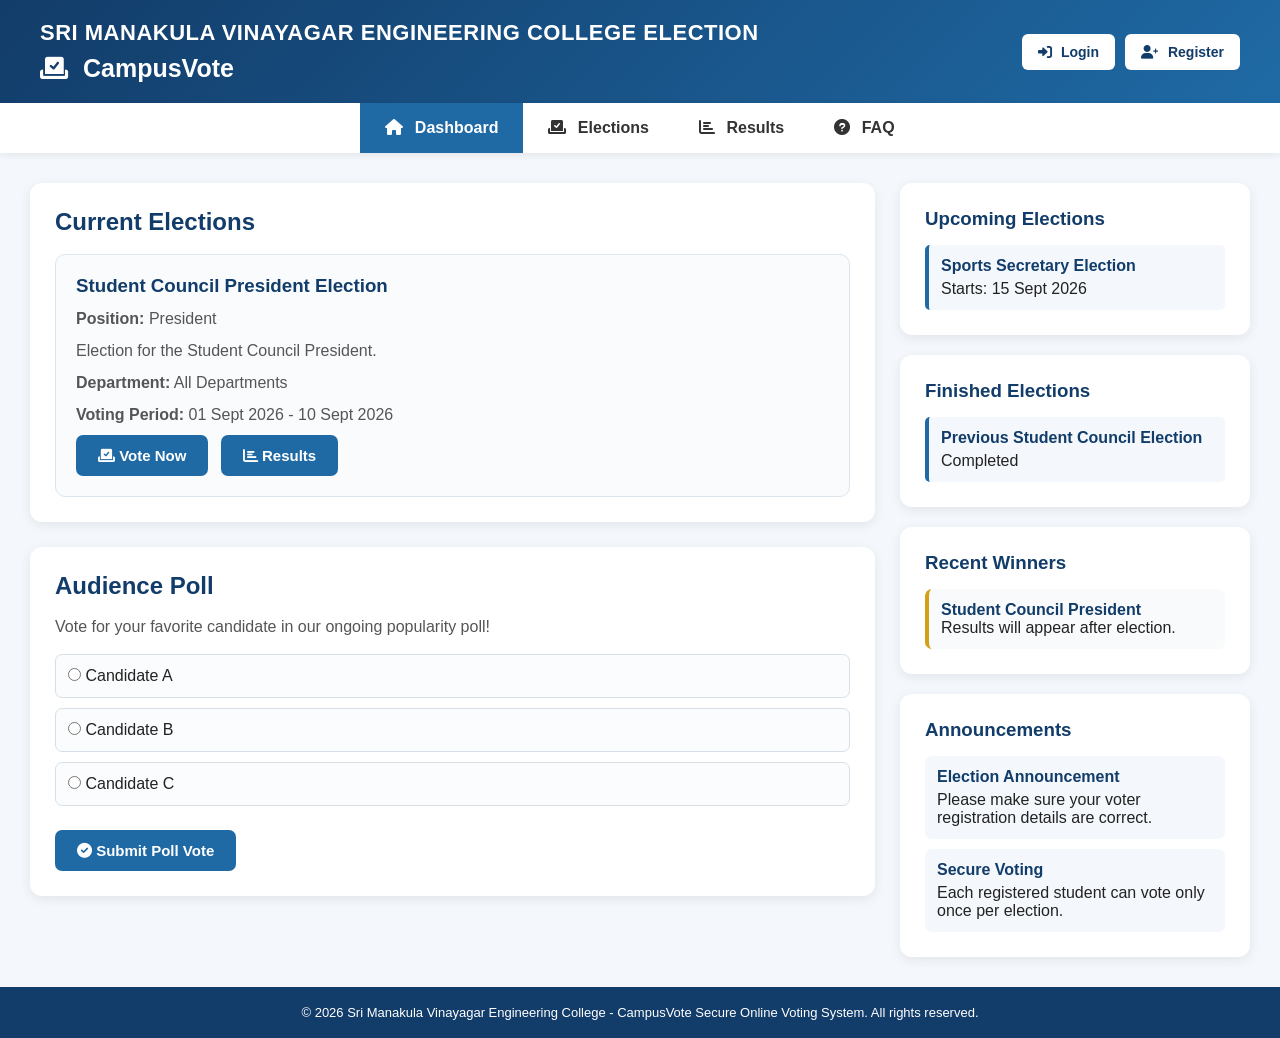
<file: vote.html>
<!DOCTYPE html>
<html lang="en">
<head>
    <meta charset="UTF-8">
    <meta name="viewport" content="width=device-width, initial-scale=1.0">

    <title>CampusVote - SMVEC Election System</title>

    <!-- Font Awesome -->
    <link
        rel="stylesheet"
        href="https://cdnjs.cloudflare.com/ajax/libs/font-awesome/6.0.0-beta3/css/all.min.css"
    >

    <!-- CSS -->
    <link rel="stylesheet" href="styles.css">
</head>

<body>

<div class="container">

    <!-- ================= HEADER ================= -->
    <header>

        <div class="college-banner">

            <h1>
                SRI MANAKULA VINAYAGAR ENGINEERING COLLEGE ELECTION
            </h1>

            <h2>
                <i class="fas fa-vote-yea"></i>
                CampusVote
            </h2>

        </div>

        <div class="user-controls">

            <div class="user-info" id="userInfo" style="display: none;">
                <i class="fas fa-user-circle"></i>
                <span id="userName"></span>
            </div>

            <button id="loginBtn">
                <i class="fas fa-sign-in-alt"></i>
                Login
            </button>

            <button id="registerBtn">
                <i class="fas fa-user-plus"></i>
                Register
            </button>

            <button id="logoutBtn" style="display: none;">
                <i class="fas fa-sign-out-alt"></i>
                Logout
            </button>

        </div>

    </header>


    <!-- ================= NAVIGATION ================= -->
    <nav>

        <ul>

            <li class="active">
                <a href="#" class="nav-dashboard">
                    <i class="fas fa-home"></i>
                    Dashboard
                </a>
            </li>

            <li>
                <a href="#" class="nav-elections">
                    <i class="fas fa-vote-yea"></i>
                    Elections
                </a>
            </li>

            <li>
                <a href="#" class="nav-results">
                    <i class="fas fa-chart-bar"></i>
                    Results
                </a>
            </li>

            <li>
                <a href="#" class="nav-admin" style="display: none;">
                    <i class="fas fa-user-shield"></i>
                    Admin
                </a>
            </li>

            <li>
                <a href="#" class="nav-faq">
                    <i class="fas fa-question-circle"></i>
                    FAQ
                </a>
            </li>

        </ul>

    </nav>


    <!-- ================= MAIN ================= -->
    <main>

        <div class="dashboard-container">

            <!-- ================= MAIN CONTENT ================= -->
            <div class="main-content">

                <!-- CURRENT ELECTIONS -->
                <div class="elections-container">

                    <h2>Current Elections</h2>

                    <div
                        class="election-list"
                        id="electionList"
                    >
                        <!-- Elections loaded dynamically -->
                    </div>

                </div>


                <!-- AUDIENCE POLL -->
                <div class="poll-container">

                    <h2>Audience Poll</h2>

                    <p>
                        Vote for your favorite candidate in our ongoing
                        popularity poll!
                    </p>

                    <div
                        class="poll-options"
                        id="pollOptions"
                    >
                        <!-- Poll options loaded dynamically -->
                    </div>

                    <button
                        class="submit-vote-btn"
                        id="submitPollVoteBtn"
                        style="margin-top: 1.5rem;"
                    >
                        <i class="fas fa-check-circle"></i>
                        Submit Poll Vote
                    </button>

                </div>


                <!-- ================= ADMIN PANEL ================= -->
                <div
                    class="admin-panel"
                    id="adminPanel"
                    style="display: none;"
                >

                    <h2>Admin Dashboard</h2>

                    <div class="admin-actions">

                        <button
                            class="admin-btn"
                            id="createElectionBtn"
                        >
                            <i class="fas fa-plus-circle"></i>
                            Create Election
                        </button>

                        <button
                            class="admin-btn"
                            id="manageCandidatesBtn"
                        >
                            <i class="fas fa-users"></i>
                            Manage Candidates
                        </button>

                        <button
                            class="admin-btn"
                            id="manageVotersBtn"
                        >
                            <i class="fas fa-user-check"></i>
                            Manage Voters
                        </button>

                        <button
                            class="admin-btn"
                            id="auditLogBtn"
                        >
                            <i class="fas fa-clipboard-list"></i>
                            Audit Log
                        </button>

                    </div>

                </div>

            </div>


            <!-- ================= SIDEBAR ================= -->
            <div class="sidebar">

                <!-- UPCOMING ELECTIONS -->
                <div class="election-status">

                    <h3>Upcoming Elections</h3>

                    <div
                        class="status-list"
                        id="upcomingElections"
                    >
                        <!-- Upcoming elections -->
                    </div>

                </div>


                <!-- FINISHED ELECTIONS -->
                <div class="election-status">

                    <h3>Finished Elections</h3>

                    <div
                        class="status-list"
                        id="finishedElections"
                    >
                        <!-- Finished elections -->
                    </div>

                </div>


                <!-- WINNERS -->
                <div class="winners-container">

                    <h3>Recent Winners</h3>

                    <div
                        class="winners-list"
                        id="winnersList"
                    >
                        <!-- Winners -->
                    </div>

                </div>


                <!-- ANNOUNCEMENTS -->
                <div class="announcement-container">

                    <h3>Announcements</h3>

                    <div
                        class="announcement-list"
                        id="announcementList"
                    >
                        <!-- Announcements -->
                    </div>

                </div>

            </div>

        </div>

    </main>


    <!-- ================= FOOTER ================= -->
    <footer>

        <p>
            &copy; 2026 Sri Manakula Vinayagar Engineering College -
            CampusVote Secure Online Voting System.
            All rights reserved.
        </p>

    </footer>

</div>


<!-- ===================================================== -->
<!-- ================= VOTING MODAL ====================== -->
<!-- ===================================================== -->

<div
    id="votingModal"
    class="voting-modal"
>

    <div class="voting-modal-content">

        <span class="close">&times;</span>

        <h2>Cast Your Vote</h2>

        <p id="electionDescription"></p>

        <div
            class="candidate-list"
            id="candidateList"
        >
            <!-- Candidates loaded dynamically -->
        </div>

        <button
            class="submit-vote-btn"
            id="submitVoteBtn"
            disabled
        >
            <i class="fas fa-check-circle"></i>
            Submit Vote
        </button>

    </div>

</div>


<!-- ===================================================== -->
<!-- ================= RESULTS MODAL ===================== -->
<!-- ===================================================== -->

<div
    id="resultsModal"
    class="voting-modal"
>

    <div class="voting-modal-content results-modal-content">

        <span class="close">&times;</span>

        <div class="results-header">

            <h2
                class="results-title"
                id="resultsTitle"
            ></h2>

            <div class="results-stats">

                <span
                    class="stat-badge"
                    id="totalVotesStat"
                ></span>

                <span
                    class="stat-badge"
                    id="turnoutStat"
                ></span>

            </div>

        </div>

        <div
            class="results-container"
            id="resultsContainer"
        >
            <!-- Results loaded dynamically -->
        </div>

    </div>

</div>


<!-- ===================================================== -->
<!-- ================= LOGIN MODAL ======================= -->
<!-- ===================================================== -->

<div
    id="loginModal"
    class="voting-modal login-register-modal"
>

    <div class="voting-modal-content">

        <span class="close">&times;</span>

        <h2>Login</h2>

        <form id="loginForm">

            <div class="form-group">

                <label for="username">
                    Student ID or Email
                </label>

                <input
                    type="text"
                    id="username"
                    autocomplete="username"
                    required
                >

            </div>


            <div class="form-group">

                <label for="password">
                    Password
                </label>

                <input
                    type="password"
                    id="password"
                    autocomplete="current-password"
                    required
                >

            </div>


            <button
                type="submit"
                class="submit-vote-btn"
            >
                <i class="fas fa-sign-in-alt"></i>
                Login
            </button>

        </form>

    </div>

</div>


<!-- ===================================================== -->
<!-- ================= REGISTER MODAL ==================== -->
<!-- ===================================================== -->

<div
    id="registerModal"
    class="voting-modal login-register-modal"
>

    <div class="voting-modal-content">

        <span class="close">&times;</span>

        <h2>Register</h2>

        <form id="registerForm">

            <!-- FULL NAME -->
            <div class="form-group">

                <label for="regName">
                    Full Name
                </label>

                <input
                    type="text"
                    id="regName"
                    name="fullName"
                    placeholder="Enter your full name"
                    maxlength="100"
                    required
                >

            </div>


            <!-- STUDENT ID -->
            <div class="form-group">

                <label for="regStudentId">
                    Student ID
                </label>

                <input
                    type="text"
                    id="regStudentId"
                    name="studentId"
                    placeholder="Enter your Student ID"
                    maxlength="30"
                    required
                >

            </div>


            <!-- EMAIL -->
            <div class="form-group">

                <label for="regEmail">
                    Email
                </label>

                <input
                    type="email"
                    id="regEmail"
                    name="email"
                    placeholder="Enter your college email"
                    maxlength="255"
                    required
                >

            </div>


            <!-- MOBILE NUMBER -->
            <div class="form-group">

                <label for="regMobile">
                    Mobile Number
                </label>

                <input
                    type="tel"
                    id="regMobile"
                    name="mobile"
                    placeholder="Enter 10-digit mobile number"
                    inputmode="numeric"
                    maxlength="10"
                    pattern="[6-9][0-9]{9}"
                    required
                >

                <small>
                    Enter a valid 10-digit Indian mobile number.
                </small>

            </div>


            <!-- DEPARTMENT -->
            <div class="form-group">

                <label for="regDepartment">
                    Department
                </label>

                <select
                    id="regDepartment"
                    name="department"
                    required
                >

                    <option value="">
                        Select Department
                    </option>

                    <option value="CS">
                        Computer Science
                    </option>

                    <option value="IT">
                        Information Technology
                    </option>

                    <option value="AIDS">
                        Artificial Intelligence &amp; Data Science
                    </option>

                    <option value="ECE">
                        Electronics &amp; Communication
                    </option>

                    <option value="ME">
                        Mechanical Engineering
                    </option>

                    <option value="CE">
                        Civil Engineering
                    </option>

                    <option value="EE">
                        Electrical Engineering
                    </option>

                </select>

            </div>


            <!-- PASSWORD -->
            <div class="form-group">

                <label for="regPassword">
                    Password
                </label>

                <input
                    type="password"
                    id="regPassword"
                    name="password"
                    placeholder="Minimum 8 characters"
                    minlength="8"
                    autocomplete="new-password"
                    required
                >

            </div>


            <!-- CONFIRM PASSWORD -->
            <div class="form-group">

                <label for="regConfirmPassword">
                    Confirm Password
                </label>

                <input
                    type="password"
                    id="regConfirmPassword"
                    name="confirmPassword"
                    placeholder="Re-enter your password"
                    minlength="8"
                    autocomplete="new-password"
                    required
                >

            </div>


            <!-- SECURITY INFORMATION -->
            <div class="security-notice">

                <i class="fas fa-shield-alt"></i>

                <span>
                    Each Student ID, Email and Mobile Number
                    can be registered only once.
                </span>

            </div>


            <!-- REGISTER BUTTON -->
            <button
                type="submit"
                class="submit-vote-btn"
            >
                <i class="fas fa-user-plus"></i>
                Register
            </button>

        </form>

    </div>

</div>


<!-- ===================================================== -->
<!-- ================ CREATE ELECTION ==================== -->
<!-- ===================================================== -->

<div
    id="createElectionModal"
    class="voting-modal"
>

    <div class="voting-modal-content">

        <span class="close">&times;</span>

        <h2>Create New Election</h2>

        <form id="createElectionForm">

            <div class="form-group">

                <label for="electionTitle">
                    Election Title
                </label>

                <input
                    type="text"
                    id="electionTitle"
                    required
                >

            </div>


            <div class="form-group">

                <label for="electionDescriptionInput">
                    Description
                </label>

                <textarea
                    id="electionDescriptionInput"
                    rows="3"
                    required
                ></textarea>

            </div>


            <div class="form-group">

                <label for="electionPosition">
                    Position
                </label>

                <input
                    type="text"
                    id="electionPosition"
                    required
                >

            </div>


            <div class="form-group">

                <label for="electionDepartment">
                    Department
                    (Leave blank for all)
                </label>

                <select id="electionDepartment">

                    <option value="">
                        All Departments
                    </option>

                    <option value="CS">
                        Computer Science
                    </option>

                    <option value="IT">
                        Information Technology
                    </option>

                    <option value="AIDS">
                        Artificial Intelligence &amp; Data Science
                    </option>

                    <option value="ECE">
                        Electronics &amp; Communication
                    </option>

                    <option value="ME">
                        Mechanical Engineering
                    </option>

                    <option value="CE">
                        Civil Engineering
                    </option>

                    <option value="EE">
                        Electrical Engineering
                    </option>

                </select>

            </div>


            <div class="form-group">

                <label for="startDate">
                    Start Date &amp; Time
                </label>

                <input
                    type="datetime-local"
                    id="startDate"
                    required
                >

            </div>


            <div class="form-group">

                <label for="endDate">
                    End Date &amp; Time
                </label>

                <input
                    type="datetime-local"
                    id="endDate"
                    required
                >

            </div>


            <div class="form-actions">

                <button
                    type="button"
                    class="btn btn-secondary"
                    id="cancelElectionBtn"
                >
                    Cancel
                </button>

                <button
                    type="submit"
                    class="btn btn-primary"
                >
                    Create Election
                </button>

            </div>

        </form>

    </div>

</div>


<!-- ===================================================== -->
<!-- ================= NOTIFICATIONS ===================== -->
<!-- ===================================================== -->

<div
    id="notificationContainer"
    class="notification-container"
></div>


<!-- ===================================================== -->
<!-- ================= JAVASCRIPT ======================== -->
<!-- ===================================================== -->

<script>

    /*
     * Basic client-side registration validation.
     *
     * IMPORTANT:
     * This does NOT provide database-level security.
     * The backend/database must also enforce UNIQUE:
     *
     * student_id
     * email
     * mobile
     */

    const registerForm =
        document.getElementById("registerForm");

    if (registerForm) {

        registerForm.addEventListener("submit", function(event) {

            event.preventDefault();

            const name =
                document.getElementById("regName").value.trim();

            const studentId =
                document.getElementById("regStudentId").value.trim();

            const email =
                document.getElementById("regEmail").value
                .trim()
                .toLowerCase();

            const mobile =
                document.getElementById("regMobile").value.trim();

            const department =
                document.getElementById("regDepartment").value;

            const password =
                document.getElementById("regPassword").value;

            const confirmPassword =
                document.getElementById("regConfirmPassword").value;


            /* Mobile validation */

            const mobilePattern =
                /^[6-9][0-9]{9}$/;

            if (!mobilePattern.test(mobile)) {

                alert(
                    "Please enter a valid 10-digit mobile number."
                );

                return;
            }


            /* Password validation */

            if (password.length < 8) {

                alert(
                    "Password must contain at least 8 characters."
                );

                return;
            }


            /* Confirm password */

            if (password !== confirmPassword) {

                alert(
                    "Password and Confirm Password do not match."
                );

                return;
            }


            /*
             * Registration data.
             *
             * Connect this object to your backend/API
             * in script.js.
             */

            const registrationData = {

                name: name,

                studentId: studentId,

                email: email,

                mobile: mobile,

                department: department,

                password: password

            };


            console.log(
                "Registration data:",
                registrationData
            );


            alert(
                "Registration form validated successfully. " +
                "Connect this form to your secure backend."
            );

        });

    }


    /* Allow only numbers in mobile field */

    const mobileInput =
        document.getElementById("regMobile");

    if (mobileInput) {

        mobileInput.addEventListener("input", function() {

            this.value =
                this.value.replace(/[^0-9]/g, "");

        });

    }

</script>


<!-- Existing application JavaScript -->
<script src="script.js"></script>

</body>
</html>
</file>
<file: styles.css>
/* =========================================================
   CAMPUSVOTE - SMVEC SECURE ONLINE VOTING SYSTEM
   Main Stylesheet
   ========================================================= */


/* =========================
   GENERAL RESET
   ========================= */

* {
    margin: 0;
    padding: 0;
    box-sizing: border-box;
}

html {
    scroll-behavior: smooth;
}

body {
    font-family: Arial, Helvetica, sans-serif;
    background: #f4f7fb;
    color: #222;
    min-height: 100vh;
}


/* =========================
   MAIN CONTAINER
   ========================= */

.container {
    width: 100%;
    min-height: 100vh;
    display: flex;
    flex-direction: column;
}


/* =========================
   HEADER
   ========================= */

header {
    background: linear-gradient(135deg, #123c69, #1f6aa5);
    color: white;
    padding: 20px 40px;
    display: flex;
    justify-content: space-between;
    align-items: center;
    gap: 20px;
    box-shadow: 0 3px 10px rgba(0, 0, 0, 0.15);
}

.college-banner {
    text-align: left;
}

.college-banner h1 {
    font-size: 22px;
    margin-bottom: 8px;
    letter-spacing: 0.5px;
}

.college-banner h2 {
    font-size: 25px;
    font-weight: bold;
}

.college-banner i {
    margin-right: 8px;
}


/* =========================
   USER CONTROLS
   ========================= */

.user-controls {
    display: flex;
    align-items: center;
    gap: 10px;
}

.user-controls button {
    border: none;
    padding: 10px 16px;
    border-radius: 6px;
    cursor: pointer;
    font-size: 14px;
    font-weight: bold;
    background: white;
    color: #123c69;
    transition: 0.3s;
}

.user-controls button:hover {
    transform: translateY(-2px);
    box-shadow: 0 4px 10px rgba(0, 0, 0, 0.2);
}

.user-controls i {
    margin-right: 5px;
}

.user-info {
    display: flex;
    align-items: center;
    gap: 8px;
    font-weight: bold;
}

.user-info i {
    font-size: 25px;
}


/* =========================
   NAVIGATION
   ========================= */

nav {
    background: #ffffff;
    box-shadow: 0 2px 8px rgba(0, 0, 0, 0.08);
}

nav ul {
    list-style: none;
    display: flex;
    justify-content: center;
    align-items: center;
}

nav li {
    margin: 0;
}

nav a {
    display: block;
    padding: 16px 25px;
    text-decoration: none;
    color: #333;
    font-weight: bold;
    transition: 0.3s;
}

nav a:hover {
    background: #eaf3fb;
    color: #1f6aa5;
}

nav li.active a {
    background: #1f6aa5;
    color: white;
}

nav i {
    margin-right: 7px;
}


/* =========================
   MAIN CONTENT
   ========================= */

main {
    flex: 1;
    padding: 30px;
}

.dashboard-container {
    max-width: 1400px;
    margin: auto;
    display: grid;
    grid-template-columns: 1fr 350px;
    gap: 25px;
}

.main-content {
    display: flex;
    flex-direction: column;
    gap: 25px;
}


/* =========================
   COMMON CARD STYLE
   ========================= */

.elections-container,
.poll-container,
.admin-panel,
.election-status,
.winners-container,
.announcement-container {
    background: white;
    border-radius: 12px;
    padding: 25px;
    box-shadow: 0 3px 12px rgba(0, 0, 0, 0.08);
}

.elections-container h2,
.poll-container h2,
.admin-panel h2 {
    color: #123c69;
    margin-bottom: 18px;
}


/* =========================
   ELECTION LIST
   ========================= */

.election-list {
    display: grid;
    grid-template-columns: repeat(auto-fit, minmax(260px, 1fr));
    gap: 18px;
}

.election-card {
    border: 1px solid #dce5ee;
    border-radius: 10px;
    padding: 20px;
    background: #f9fbfd;
    transition: 0.3s;
}

.election-card:hover {
    transform: translateY(-4px);
    box-shadow: 0 5px 15px rgba(0, 0, 0, 0.1);
}

.election-card h3 {
    color: #123c69;
    margin-bottom: 10px;
}

.election-card p {
    margin-bottom: 8px;
    color: #555;
    line-height: 1.5;
}


/* =========================
   BUTTONS
   ========================= */

button {
    font-family: inherit;
}

.submit-vote-btn {
    border: none;
    background: #1f6aa5;
    color: white;
    padding: 12px 22px;
    border-radius: 7px;
    cursor: pointer;
    font-size: 15px;
    font-weight: bold;
    transition: 0.3s;
}

.submit-vote-btn:hover {
    background: #15517f;
    transform: translateY(-2px);
}

.submit-vote-btn:disabled {
    background: #aaa;
    cursor: not-allowed;
    transform: none;
}


/* =========================
   POLL
   ========================= */

.poll-container p {
    color: #555;
    margin-bottom: 18px;
}

.poll-options {
    display: flex;
    flex-direction: column;
    gap: 10px;
}

.poll-option {
    border: 1px solid #d7e0e8;
    padding: 12px;
    border-radius: 7px;
    cursor: pointer;
    background: #fafcfe;
}

.poll-option:hover {
    background: #edf5fc;
}


/* =========================
   ADMIN PANEL
   ========================= */

.admin-panel {
    border-left: 5px solid #1f6aa5;
}

.admin-actions {
    display: grid;
    grid-template-columns: repeat(2, 1fr);
    gap: 15px;
}

.admin-btn {
    border: none;
    background: #123c69;
    color: white;
    padding: 15px;
    border-radius: 8px;
    cursor: pointer;
    font-size: 15px;
    font-weight: bold;
    transition: 0.3s;
}

.admin-btn:hover {
    background: #1f6aa5;
    transform: translateY(-2px);
}

.admin-btn i {
    margin-right: 8px;
}


/* =========================
   SIDEBAR
   ========================= */

.sidebar {
    display: flex;
    flex-direction: column;
    gap: 20px;
}

.sidebar h3 {
    color: #123c69;
    margin-bottom: 15px;
}


/* =========================
   STATUS LIST
   ========================= */

.status-list {
    display: flex;
    flex-direction: column;
    gap: 10px;
}

.status-item {
    padding: 12px;
    background: #f4f8fc;
    border-left: 4px solid #1f6aa5;
    border-radius: 5px;
}

.status-item strong {
    display: block;
    color: #123c69;
    margin-bottom: 5px;
}


/* =========================
   WINNERS
   ========================= */

.winners-list {
    display: flex;
    flex-direction: column;
    gap: 10px;
}

.winner-item {
    padding: 12px;
    background: #f8fafc;
    border-radius: 7px;
    border-left: 4px solid #d4a017;
}

.winner-item strong {
    color: #123c69;
}


/* =========================
   ANNOUNCEMENTS
   ========================= */

.announcement-list {
    display: flex;
    flex-direction: column;
    gap: 10px;
}

.announcement-item {
    padding: 12px;
    background: #f4f8fc;
    border-radius: 7px;
}

.announcement-item strong {
    display: block;
    color: #123c69;
    margin-bottom: 5px;
}


/* =========================
   MODAL
   ========================= */

.voting-modal {
    display: none;
    position: fixed;
    z-index: 1000;
    left: 0;
    top: 0;
    width: 100%;
    height: 100%;
    overflow-y: auto;
    background: rgba(0, 0, 0, 0.65);
    padding: 40px 15px;
}

.voting-modal-content {
    position: relative;
    background: white;
    max-width: 600px;
    margin: 30px auto;
    padding: 30px;
    border-radius: 12px;
    box-shadow: 0 8px 30px rgba(0, 0, 0, 0.25);
    animation: modalOpen 0.25s ease;
}

@keyframes modalOpen {
    from {
        opacity: 0;
        transform: translateY(-20px);
    }

    to {
        opacity: 1;
        transform: translateY(0);
    }
}

.voting-modal-content h2 {
    color: #123c69;
    margin-bottom: 20px;
}


/* =========================
   CLOSE BUTTON
   ========================= */

.close {
    position: absolute;
    right: 20px;
    top: 12px;
    font-size: 30px;
    font-weight: bold;
    color: #777;
    cursor: pointer;
}

.close:hover {
    color: #111;
}


/* =========================
   FORM
   ========================= */

.form-group {
    margin-bottom: 18px;
}

.form-group label {
    display: block;
    margin-bottom: 7px;
    font-weight: bold;
    color: #333;
}

.form-group input,
.form-group select,
.form-group textarea {
    width: 100%;
    padding: 12px;
    border: 1px solid #ccd6df;
    border-radius: 7px;
    font-size: 15px;
    font-family: inherit;
    outline: none;
    background: white;
}

.form-group input:focus,
.form-group select:focus,
.form-group textarea:focus {
    border-color: #1f6aa5;
    box-shadow: 0 0 0 3px rgba(31, 106, 165, 0.1);
}

.form-group small {
    display: block;
    margin-top: 6px;
    color: #777;
    font-size: 12px;
}


/* =========================
   SECURITY NOTICE
   ========================= */

.security-notice {
    display: flex;
    align-items: flex-start;
    gap: 10px;
    background: #edf7ee;
    border: 1px solid #b9dfbd;
    color: #286b31;
    padding: 12px;
    border-radius: 7px;
    margin-bottom: 18px;
    font-size: 13px;
    line-height: 1.5;
}

.security-notice i {
    font-size: 18px;
    margin-top: 1px;
}


/* =========================
   FORM ACTIONS
   ========================= */

.form-actions {
    display: flex;
    justify-content: flex-end;
    gap: 10px;
    margin-top: 20px;
}

.btn {
    padding: 11px 20px;
    border: none;
    border-radius: 7px;
    cursor: pointer;
    font-weight: bold;
}

.btn-primary {
    background: #1f6aa5;
    color: white;
}

.btn-primary:hover {
    background: #15517f;
}

.btn-secondary {
    background: #e5e7eb;
    color: #333;
}

.btn-secondary:hover {
    background: #d1d5db;
}


/* =========================
   CANDIDATES
   ========================= */

.candidate-list {
    display: flex;
    flex-direction: column;
    gap: 12px;
    margin-bottom: 20px;
}

.candidate-card {
    display: flex;
    align-items: center;
    gap: 15px;
    padding: 15px;
    border: 1px solid #d9e2ea;
    border-radius: 8px;
    cursor: pointer;
    transition: 0.2s;
}

.candidate-card:hover {
    background: #f3f8fc;
    border-color: #1f6aa5;
}

.candidate-card input {
    width: 18px;
    height: 18px;
}


/* =========================
   RESULTS
   ========================= */

.results-modal-content {
    max-width: 750px;
}

.results-header {
    display: flex;
    justify-content: space-between;
    align-items: center;
    gap: 15px;
    margin-bottom: 25px;
}

.results-title {
    color: #123c69;
}

.results-stats {
    display: flex;
    gap: 8px;
}

.stat-badge {
    background: #edf5fc;
    color: #123c69;
    padding: 8px 12px;
    border-radius: 20px;
    font-size: 13px;
    font-weight: bold;
}

.results-container {
    display: flex;
    flex-direction: column;
    gap: 15px;
}

.result-item {
    padding: 15px;
    border: 1px solid #dce4eb;
    border-radius: 8px;
}

.result-item h4 {
    margin-bottom: 8px;
    color: #123c69;
}

.result-bar {
    height: 12px;
    background: #e5e7eb;
    border-radius: 10px;
    overflow: hidden;
}

.result-bar-fill {
    height: 100%;
    background: #1f6aa5;
}


/* =========================
   NOTIFICATIONS
   ========================= */

.notification-container {
    position: fixed;
    top: 20px;
    right: 20px;
    z-index: 2000;
    width: 320px;
}

.notification {
    background: white;
    padding: 15px 18px;
    margin-bottom: 10px;
    border-radius: 8px;
    box-shadow: 0 4px 15px rgba(0, 0, 0, 0.18);
    border-left: 5px solid #1f6aa5;
}

.notification.success {
    border-left-color: #2e8b3c;
}

.notification.error {
    border-left-color: #d93636;
}

.notification.warning {
    border-left-color: #d39e00;
}


/* =========================
   FOOTER
   ========================= */

footer {
    background: #123c69;
    color: white;
    text-align: center;
    padding: 18px;
    margin-top: auto;
}

footer p {
    font-size: 13px;
}


/* =========================
   MOBILE RESPONSIVE
   ========================= */

@media (max-width: 900px) {

    header {
        flex-direction: column;
        text-align: center;
        padding: 20px;
    }

    .college-banner {
        text-align: center;
    }

    .college-banner h1 {
        font-size: 17px;
    }

    .college-banner h2 {
        font-size: 22px;
    }

    .dashboard-container {
        grid-template-columns: 1fr;
    }

    .sidebar {
        display: grid;
        grid-template-columns: repeat(2, 1fr);
    }

}


@media (max-width: 600px) {

    main {
        padding: 15px;
    }

    nav ul {
        flex-wrap: wrap;
    }

    nav a {
        padding: 12px 10px;
        font-size: 13px;
    }

    .user-controls {
        flex-wrap: wrap;
        justify-content: center;
    }

    .user-controls button {
        padding: 8px 11px;
        font-size: 12px;
    }

    .sidebar {
        display: flex;
    }

    .admin-actions {
        grid-template-columns: 1fr;
    }

    .voting-modal-content {
        padding: 22px;
        margin: 15px auto;
    }

    .results-header {
        flex-direction: column;
        align-items: flex-start;
    }

    .college-banner h1 {
        font-size: 14px;
    }

}


/* =========================
   INPUT VALIDATION
   ========================= */

input:invalid {
    border-color: #ccc;
}

input:focus:invalid {
    border-color: #d93636;
}

input:valid {
    border-color: #b7c7d5;
}


/* =========================
   ACCESSIBILITY
   ========================= */

button:focus,
a:focus,
input:focus,
select:focus,
textarea:focus {
    outline: 2px solid #1f6aa5;
    outline-offset: 2px;
}
</file>
